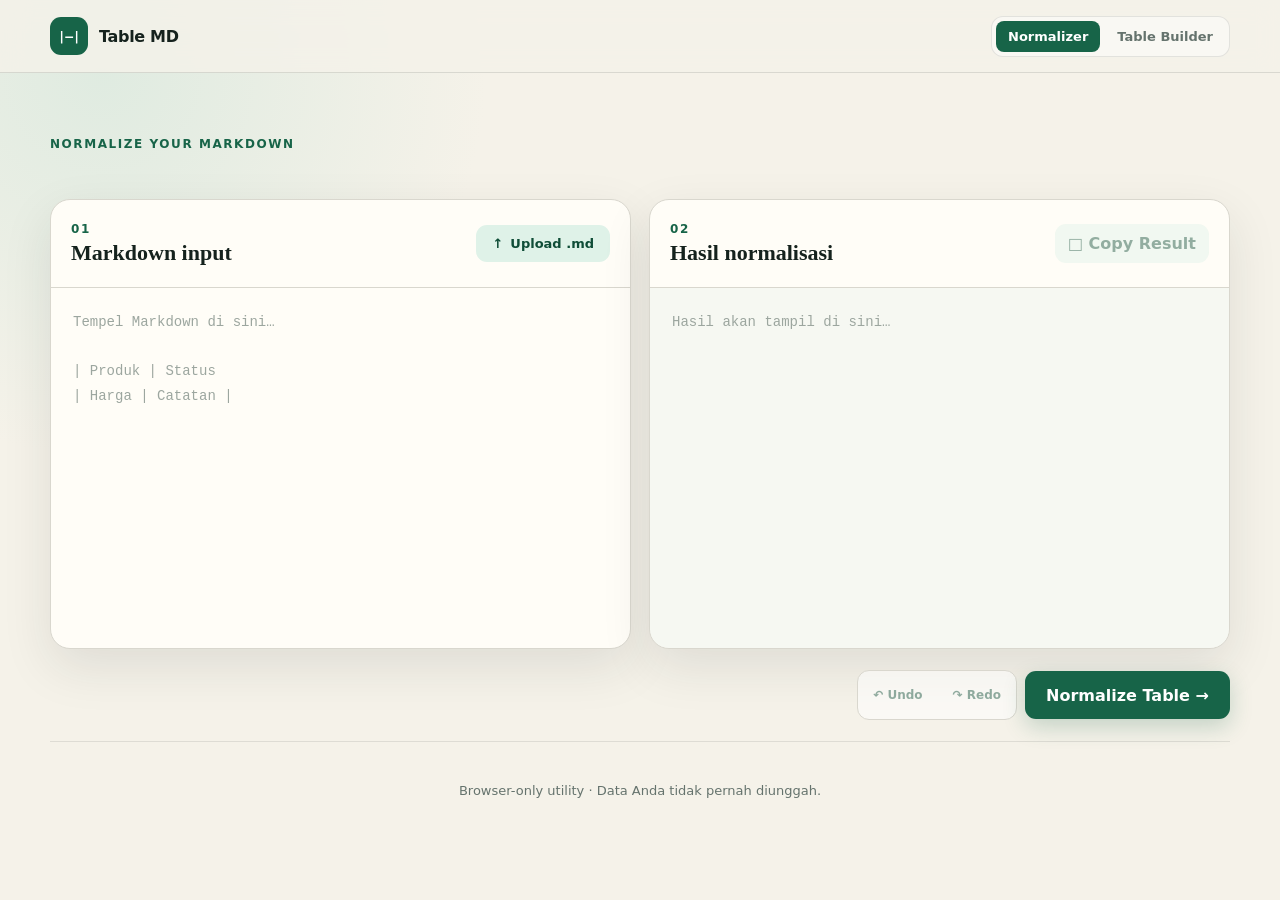
<file: index.html>
<!DOCTYPE html>
<html lang="id">
<head>
  <meta charset="UTF-8">
  <meta name="viewport" content="width=device-width, initial-scale=1.0">
  <meta name="description" content="Rapikan baris tabel Markdown sesuai jumlah kolom pilihan Anda.">
  <title>Table MD — Markdown Table Normalizer</title>
  <link rel="stylesheet" href="styles.css">
</head>
<body>
  <header class="site-header">
    <div class="shell header-inner">
      <a class="brand" href="#workspace" aria-label="Table MD, kembali ke area kerja">
        <span class="brand-mark" aria-hidden="true">|—|</span>
        <span>Table MD</span>
      </a>
      <nav class="page-nav" aria-label="Navigasi utama">
        <a href="index.html" aria-current="page">Normalizer</a>
        <a href="builder.html">Table Builder</a>
      </nav>
    </div>
  </header>

  <main class="shell" id="workspace">
    <section class="intro" aria-labelledby="pageTitle">
      <p class="eyebrow">Normalize Your Markdown</p>
    </section>

    <section class="workspace" aria-label="Markdown table normalizer">
      <div class="panel input-panel">
        <div class="panel-heading">
          <div>
            <p class="step">01</p>
            <h2>Markdown input</h2>
          </div>
          <label class="file-button" for="fileInput">
            <span aria-hidden="true">↑</span> Upload .md
          </label>
          <input id="fileInput" class="visually-hidden" type="file" accept=".md,text/markdown,text/plain">
        </div>
        <textarea id="input" spellcheck="false" aria-label="Markdown input" placeholder="Tempel Markdown di sini…&#10;&#10;| Produk | Status&#10;| Harga | Catatan |"></textarea>
      </div>

      <div class="panel output-panel">
        <div class="panel-heading">
          <div>
            <p class="step">02</p>
            <h2>Hasil normalisasi</h2>
          </div>
          <button id="copyBtn" class="button button-quiet" type="button" disabled>
            <span aria-hidden="true">□</span> Copy Result
          </button>
        </div>
        <textarea id="output" spellcheck="false" aria-label="Normalized Markdown output" placeholder="Hasil akan tampil di sini…" readonly></textarea>
      </div>
    </section>

    <div class="action-row">
      <div class="messages">
        <p id="statusBox" class="status" role="status" aria-live="polite"></p>
        <p id="errorBox" class="error" role="alert" hidden></p>
      </div>
      <div class="action-buttons">
        <div class="history-actions" aria-label="Riwayat perubahan">
          <button id="undoBtn" class="button history-button" type="button" aria-label="Undo perubahan terakhir" title="Undo (Ctrl/Cmd+Z)" disabled>↶ Undo</button>
          <button id="redoBtn" class="button history-button" type="button" aria-label="Redo perubahan terakhir" title="Redo (Ctrl/Cmd+Shift+Z)" disabled>↷ Redo</button>
        </div>
        <button id="normalizeBtn" class="button button-primary" type="button">
          Normalize Table <span aria-hidden="true">→</span>
        </button>
      </div>
    </div>
  </main>

  <footer class="shell site-footer">
    <p>Browser-only utility · Data Anda tidak pernah diunggah.</p>
  </footer>

  <div id="columnModal" class="modal" hidden>
    <div class="modal-backdrop" data-modal-close></div>
    <section class="modal-card" role="dialog" aria-modal="true" aria-labelledby="modalTitle" aria-describedby="modalDescription">
      <button id="closeModalBtn" class="modal-close" type="button" aria-label="Tutup modal">×</button>
      <p class="step">Custom setting</p>
      <h2 id="modalTitle">Berapa jumlah kolom?</h2>
      <p id="modalDescription">Masukkan jumlah kolom pada tabel Markdown Anda.</p>
      <form id="columnForm" novalidate>
        <label for="columnCount">Jumlah kolom</label>
        <input id="columnCount" name="columns" type="number" min="1" step="1" value="4" inputmode="numeric" required>
        <p id="columnError" class="field-error" role="alert" hidden></p>
        <div class="modal-actions">
          <button id="cancelModalBtn" class="button button-secondary" type="button">Batal</button>
          <button id="processBtn" class="button button-primary" type="submit">
            <span id="loader" class="loader" hidden aria-hidden="true"></span>
            Proses Markdown
          </button>
        </div>
      </form>
    </section>
  </div>

  <script src="history.js"></script>
  <script src="script.js"></script>
</body>
</html>
</file>
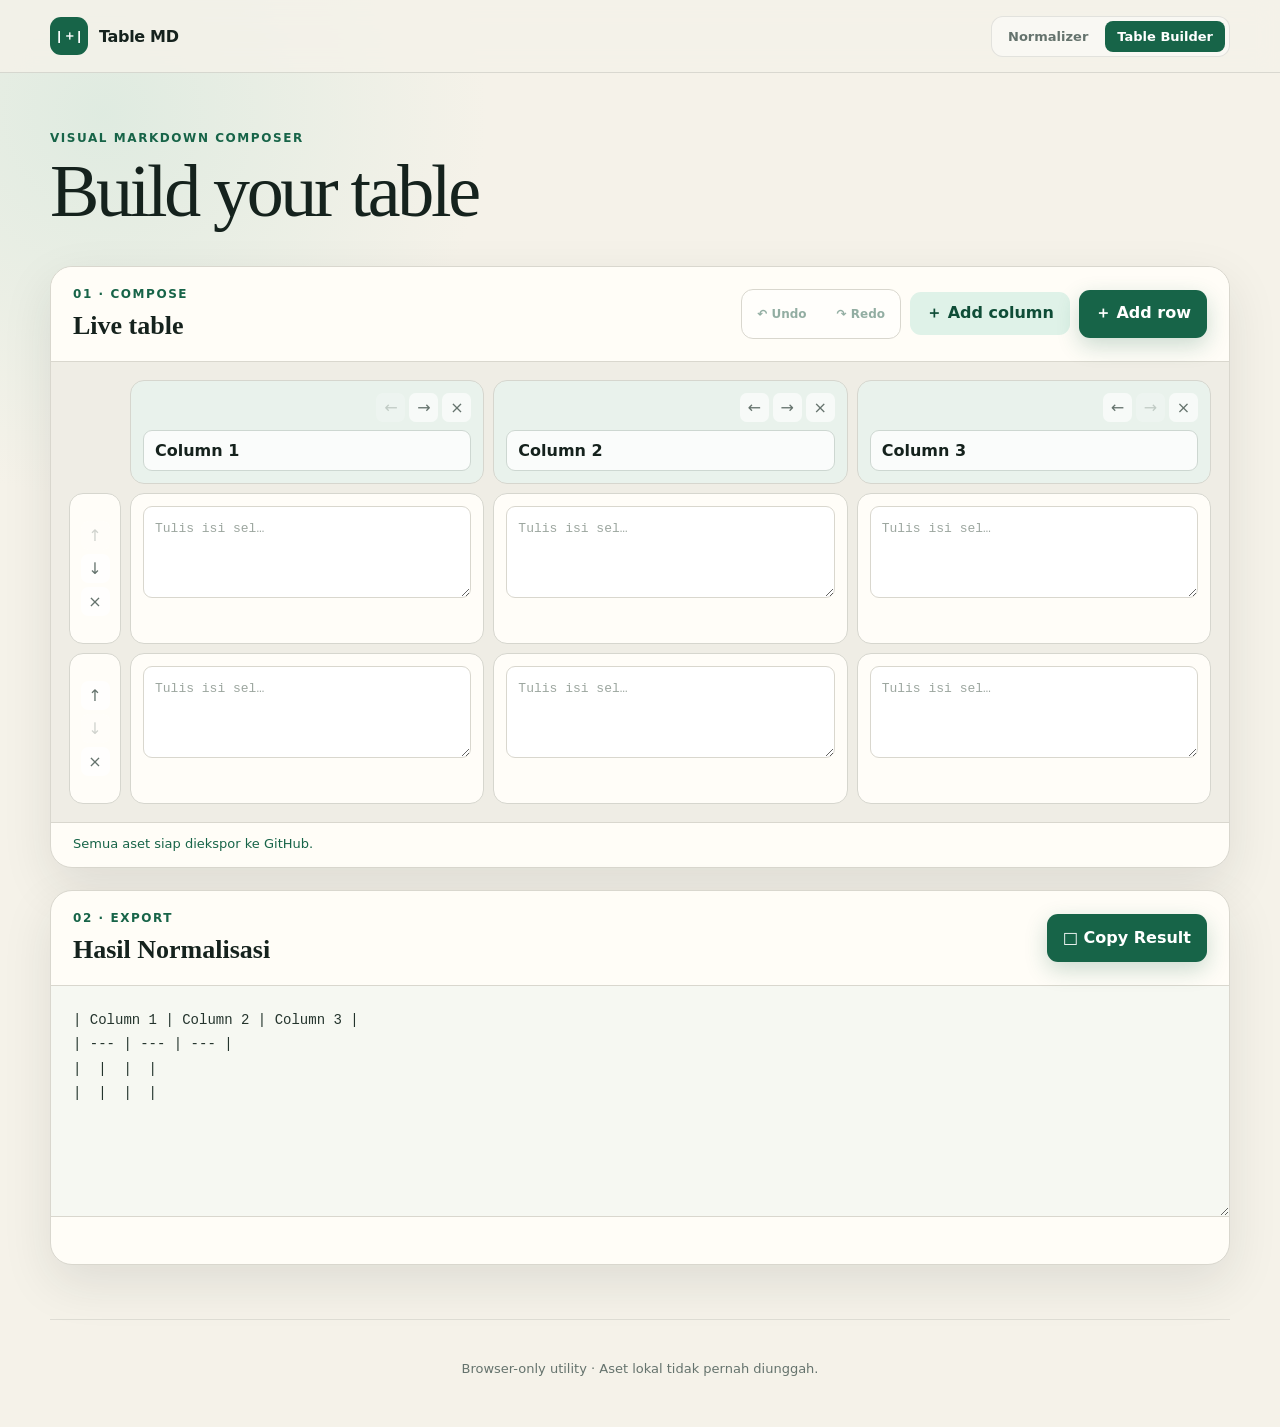
<file: builder.html>
<!DOCTYPE html>
<html lang="id">
<head>
  <meta charset="UTF-8">
  <meta name="viewport" content="width=device-width, initial-scale=1.0">
  <meta name="description" content="Susun tabel Markdown dengan teks dan attachment GitHub secara visual.">
  <title>Live Table Builder — Table MD</title>
  <link rel="stylesheet" href="styles.css">
  <link rel="stylesheet" href="builder.css">
</head>
<body>
  <header class="site-header">
    <div class="shell header-inner">
      <a class="brand" href="builder.html" aria-label="Table MD Builder">
        <span class="brand-mark" aria-hidden="true">|＋|</span>
        <span>Table MD</span>
      </a>
      <nav class="page-nav" aria-label="Navigasi utama">
        <a href="index.html">Normalizer</a>
        <a href="builder.html" aria-current="page">Table Builder</a>
      </nav>
    </div>
  </header>

  <main class="shell builder-main">
    <section class="builder-intro" aria-labelledby="builderTitle">
      <div>
        <p class="eyebrow">Visual markdown composer</p>
        <h1 id="builderTitle">Build your table</h1>
     </div>
    </section>

    <section class="builder-card" aria-labelledby="editorTitle">
      <div class="builder-toolbar">
        <div>
          <p class="step">01 · Compose</p>
          <h2 id="editorTitle">Live table</h2>
        </div>
        <div class="builder-toolbar-actions">
          <div class="history-actions" aria-label="Riwayat perubahan tabel">
            <button id="builderUndoBtn" class="button history-button" type="button" aria-label="Undo perubahan tabel" title="Undo (Ctrl/Cmd+Z)" disabled>↶ Undo</button>
            <button id="builderRedoBtn" class="button history-button" type="button" aria-label="Redo perubahan tabel" title="Redo (Ctrl/Cmd+Shift+Z)" disabled>↷ Redo</button>
          </div>
          <div class="toolbar-actions">
            <button id="addColumnBtn" class="button button-secondary" type="button">＋ Add column</button>
            <button id="addRowBtn" class="button button-primary" type="button">＋ Add row</button>
          </div>
        </div>
      </div>
      <div class="table-stage" tabindex="0" aria-label="Editor tabel, dapat digulir horizontal">
        <div id="tableEditor"></div>
      </div>
      <p id="validationSummary" class="validation-summary" role="status" aria-live="polite"></p>
    </section>

    <section class="result-card" aria-labelledby="resultTitle">
      <div class="result-heading">
        <div>
          <p class="step">02 · Export</p>
          <h2 id="resultTitle">Hasil Normalisasi</h2>
        </div>
        <button id="copyBuilderBtn" class="button button-primary" type="button">□ Copy Result</button>
      </div>
      <textarea id="builderOutput" aria-label="Markdown hasil live table" spellcheck="false" readonly></textarea>
      <div class="builder-messages">
        <p id="builderStatus" class="status" role="status" aria-live="polite"></p>
        <p id="builderError" class="error" role="alert" hidden></p>
      </div>
    </section>
  </main>

  <footer class="shell site-footer">
    <p>Browser-only utility · Aset lokal tidak pernah diunggah.</p>
  </footer>
  <script src="history.js"></script>
  <script src="builder.js"></script>
</body>
</html>
</file>
<file: styles.css>
:root {
  --ink: #15221d;
  --muted: #65736d;
  --paper: #f5f2e9;
  --card: #fffdf7;
  --line: #d9d7ce;
  --green: #176448;
  --green-dark: #0f4d37;
  --mint: #dff2e8;
  --red: #a93636;
  --shadow: 0 18px 50px rgba(28, 42, 36, 0.1);
}

* { box-sizing: border-box; }

html { scroll-behavior: smooth; }

body {
  margin: 0;
  min-height: 100vh;
  color: var(--ink);
  background:
    radial-gradient(circle at 8% 8%, rgba(214, 232, 221, 0.7), transparent 24rem),
    var(--paper);
  font-family: Inter, ui-sans-serif, system-ui, -apple-system, BlinkMacSystemFont, "Segoe UI", sans-serif;
}

button, input, textarea { font: inherit; }
button, label[for="fileInput"] { -webkit-tap-highlight-color: transparent; }

.shell { width: min(1180px, calc(100% - 40px)); margin-inline: auto; }

.site-header {
  border-bottom: 1px solid rgba(21, 34, 29, 0.12);
  background: rgba(245, 242, 233, 0.82);
  backdrop-filter: blur(14px);
}

.header-inner { min-height: 72px; display: flex; align-items: center; justify-content: space-between; gap: 24px; }
.brand { display: inline-flex; align-items: center; gap: 11px; color: var(--ink); font-weight: 800; text-decoration: none; letter-spacing: -0.02em; }
.brand-mark { display: grid; place-items: center; width: 38px; height: 38px; border-radius: 11px; color: #fff; background: var(--green); font-family: ui-monospace, monospace; font-size: 13px; }
.privacy-note { margin: 0; color: var(--muted); font-size: 13px; }
.privacy-note span { color: #42a579; font-size: 9px; margin-right: 6px; }
.page-nav { display: flex; align-items: center; gap: 5px; padding: 4px; border: 1px solid rgba(21, 34, 29, 0.1); border-radius: 12px; background: rgba(255,255,255,.45); }
.page-nav a { padding: 8px 12px; border-radius: 8px; color: var(--muted); font-size: 13px; font-weight: 750; text-decoration: none; }
.page-nav a:hover { color: var(--green); }
.page-nav a[aria-current="page"] { color: white; background: var(--green); }
.page-nav a:focus-visible { outline: 3px solid rgba(23, 100, 72, 0.25); outline-offset: 2px; }

.intro { padding: 64px 0 38px; max-width: 760px; }
.eyebrow, .step { margin: 0 0 10px; color: var(--green); font-size: 12px; font-weight: 800; letter-spacing: 0.13em; text-transform: uppercase; }
h1 { margin: 0; max-width: 750px; font-family: Georgia, "Times New Roman", serif; font-size: clamp(46px, 7vw, 82px); font-weight: 500; line-height: 0.98; letter-spacing: -0.045em; }
h1 span { color: var(--green); font-style: italic; }
.intro-copy { max-width: 640px; margin: 24px 0 0; color: var(--muted); font-size: 17px; line-height: 1.7; }

.workspace { display: grid; grid-template-columns: 1fr 1fr; gap: 18px; }
.panel { min-width: 0; overflow: hidden; border: 1px solid var(--line); border-radius: 20px; background: var(--card); box-shadow: var(--shadow); }
.panel-heading { min-height: 88px; padding: 18px 20px; display: flex; align-items: center; justify-content: space-between; gap: 18px; border-bottom: 1px solid var(--line); }
.panel-heading .step { margin-bottom: 4px; }
.panel h2 { margin: 0; font-family: Georgia, "Times New Roman", serif; font-size: 22px; font-weight: 600; }
textarea { display: block; width: 100%; min-height: 360px; resize: vertical; padding: 22px; border: 0; outline: 0; color: #24342d; background: transparent; font-family: "SFMono-Regular", Consolas, "Liberation Mono", monospace; font-size: 14px; line-height: 1.75; }
textarea::placeholder { color: #9ca69f; }
textarea:focus { box-shadow: inset 0 0 0 2px var(--green); }
.output-panel textarea { background: rgba(230, 238, 232, 0.35); }

.button, .file-button { border: 0; border-radius: 11px; padding: 11px 16px; font-weight: 750; cursor: pointer; transition: transform 160ms ease, background 160ms ease, opacity 160ms ease; }
.button:hover:not(:disabled), .file-button:hover { transform: translateY(-1px); }
.button:focus-visible, .file-button:focus-visible, input:focus-visible, textarea:focus-visible, .modal-close:focus-visible { outline: 3px solid rgba(23, 100, 72, 0.25); outline-offset: 3px; }
.button:disabled { cursor: not-allowed; opacity: 0.45; }
.button-primary { min-height: 48px; color: white; background: var(--green); box-shadow: 0 8px 22px rgba(23, 100, 72, 0.22); }
.button-primary:hover:not(:disabled) { background: var(--green-dark); }
.button-secondary, .button-quiet, .file-button { color: var(--green-dark); background: var(--mint); }
.button-quiet { padding: 10px 13px; }
.file-button { display: inline-flex; align-items: center; gap: 7px; font-size: 13px; white-space: nowrap; }

.action-row { min-height: 92px; display: flex; align-items: center; justify-content: space-between; gap: 24px; }
.action-row .button-primary { min-width: 205px; }
.action-buttons, .history-actions { display: flex; align-items: center; gap: 8px; }
.history-actions { padding: 4px; border: 1px solid var(--line); border-radius: 12px; background: rgba(255,255,255,.55); }
.history-button { min-height: 40px; padding: 8px 11px; color: var(--green-dark); background: transparent; font-size: 12px; }
.history-button:hover:not(:disabled) { background: var(--mint); }
.messages { min-width: 0; }
.status, .error { margin: 4px 0; font-size: 14px; }
.status { color: var(--green); }
.error, .field-error { color: var(--red); }

.site-footer { padding: 28px 0 38px; border-top: 1px solid rgba(21, 34, 29, 0.1); color: var(--muted); font-size: 13px; text-align: center; }
.visually-hidden { position: absolute; width: 1px; height: 1px; padding: 0; margin: -1px; overflow: hidden; clip: rect(0, 0, 0, 0); white-space: nowrap; border: 0; }

.modal { position: fixed; inset: 0; z-index: 100; display: grid; place-items: center; padding: 20px; }
.modal[hidden] { display: none; }
.modal-backdrop { position: absolute; inset: 0; background: rgba(14, 25, 20, 0.62); backdrop-filter: blur(4px); }
.modal-card { position: relative; width: min(100%, 440px); padding: 30px; border-radius: 22px; background: var(--card); box-shadow: 0 30px 90px rgba(0, 0, 0, 0.28); animation: modal-in 180ms ease-out; }
.modal-card h2 { margin: 0; font-family: Georgia, "Times New Roman", serif; font-size: 32px; }
.modal-card > p:not(.step) { margin: 10px 0 24px; color: var(--muted); line-height: 1.55; }
.modal-close { position: absolute; top: 18px; right: 18px; width: 36px; height: 36px; border: 0; border-radius: 50%; color: var(--muted); background: #eeece5; font-size: 25px; line-height: 1; cursor: pointer; }
#columnForm label { display: block; margin-bottom: 8px; font-size: 13px; font-weight: 800; }
#columnCount { width: 100%; height: 54px; padding: 0 16px; border: 1px solid var(--line); border-radius: 11px; color: var(--ink); background: #fff; font-size: 18px; font-weight: 750; }
.field-error { min-height: 20px; margin: 7px 0 0; font-size: 13px; }
.modal-actions { display: flex; justify-content: flex-end; gap: 10px; margin-top: 22px; }
.loader { width: 15px; height: 15px; display: inline-block; margin-right: 7px; vertical-align: -2px; border: 2px solid rgba(255,255,255,.45); border-top-color: #fff; border-radius: 50%; animation: spin .7s linear infinite; }
.loader[hidden] { display: none; }

@keyframes modal-in { from { opacity: 0; transform: translateY(10px) scale(.98); } }
@keyframes spin { to { transform: rotate(360deg); } }

@media (max-width: 760px) {
  .shell { width: min(100% - 24px, 640px); }
  .header-inner { min-height: 64px; }
  .privacy-note { display: none; }
  .page-nav a { padding: 7px 9px; font-size: 12px; }
  .intro { padding: 44px 0 28px; }
  h1 { font-size: clamp(42px, 15vw, 62px); }
  .workspace { grid-template-columns: 1fr; }
  textarea { min-height: 300px; }
  .action-row { padding: 20px 0; flex-direction: column-reverse; align-items: stretch; }
  .action-row .button-primary { width: 100%; }
  .action-buttons { flex-direction: column-reverse; align-items: stretch; }
  .history-actions { width: 100%; }
  .history-button { flex: 1; }
  .panel-heading { align-items: flex-end; }
  .modal-actions { flex-direction: column-reverse; }
  .modal-actions .button { width: 100%; }
}

@media (prefers-reduced-motion: reduce) {
  *, *::before, *::after { scroll-behavior: auto !important; animation-duration: .01ms !important; transition-duration: .01ms !important; }
}
</file>
<file: builder.css>
.builder-main { padding-bottom: 54px; }
.builder-intro { display: grid; grid-template-columns: minmax(0, 1.35fr) minmax(280px, .65fr); gap: 42px; align-items: end; padding: 58px 0 38px; }
.builder-intro h1 { font-size: clamp(44px, 6vw, 74px); }
.github-guide { padding: 22px; border: 1px solid rgba(23,100,72,.16); border-radius: 18px; background: var(--mint); }
.guide-number { display: inline-block; margin-bottom: 9px; color: var(--green); font-size: 11px; font-weight: 850; letter-spacing: .12em; text-transform: uppercase; }
.github-guide p { margin: 0; color: #3d554b; font-size: 14px; line-height: 1.65; }

.builder-card, .result-card { overflow: hidden; border: 1px solid var(--line); border-radius: 22px; background: var(--card); box-shadow: var(--shadow); }
.builder-toolbar, .result-heading { display: flex; align-items: center; justify-content: space-between; gap: 20px; padding: 20px 22px; border-bottom: 1px solid var(--line); }
.builder-toolbar { position: sticky; top: 0; z-index: 4; background: rgba(255,253,247,.94); backdrop-filter: blur(12px); }
.builder-toolbar h2, .result-heading h2 { margin: 0; font-family: Georgia, "Times New Roman", serif; font-size: 26px; }
.builder-toolbar-actions, .toolbar-actions { display: flex; align-items: center; gap: 9px; }
.table-stage { overflow: auto; padding: 18px; background: #efede5; }
#tableEditor { min-width: max-content; }

.live-grid { display: grid; gap: 9px; align-items: stretch; }
.column-card, .cell-card, .row-actions { min-width: 260px; border: 1px solid #d6d6ce; border-radius: 14px; background: #fffdf8; }
.corner-card, .row-actions { min-width: 52px; width: 52px; }
.column-card { padding: 12px; background: #e9f2ec; }
.column-controls, .row-controls { display: flex; align-items: center; justify-content: flex-end; gap: 4px; margin-bottom: 8px; }
.column-name { width: 100%; padding: 10px 11px; border: 1px solid #cdd7d1; border-radius: 9px; color: var(--ink); background: rgba(255,255,255,.8); font-weight: 800; }
.icon-button { display: grid; place-items: center; width: 29px; height: 29px; padding: 0; border: 0; border-radius: 7px; color: var(--muted); background: rgba(255,255,255,.66); cursor: pointer; }
.icon-button:hover { color: var(--green); background: white; }
.icon-button.danger:hover { color: var(--red); }
.icon-button:disabled { opacity: .3; cursor: not-allowed; }

.row-actions { display: flex; align-items: center; justify-content: center; padding: 6px; }
.row-controls { flex-direction: column; margin: 0; }
.cell-card { padding: 12px; transition: border-color 140ms ease, background-color 140ms ease, box-shadow 140ms ease; }
.cell-card.is-dragging { border-color: var(--green); background: #f0f8f3; box-shadow: 0 0 0 3px rgba(23, 100, 72, .16); }
.cell-text { min-height: 92px; padding: 11px; border: 1px solid var(--line); border-radius: 9px; background: #fff; font-size: 13px; }
.resolve-input { min-width: 0; padding: 9px 10px; border: 1px solid var(--line); border-radius: 8px; font-size: 12px; }
.mini-button { padding: 8px 10px; border: 0; border-radius: 8px; color: white; background: var(--green); font-size: 11px; font-weight: 800; cursor: pointer; }
.cell-error { min-height: 17px; margin: 6px 0 0; color: var(--red); font-size: 11px; }

.asset-list { display: grid; gap: 8px; margin-top: 10px; }
.asset-card { display: grid; grid-template-columns: 64px minmax(0, 1fr) auto; gap: 9px; align-items: start; padding: 8px; border: 1px solid var(--line); border-radius: 10px; background: #faf9f4; }
.asset-preview { width: 64px; height: 54px; overflow: hidden; border-radius: 7px; background: #e8ebe8; }
.asset-preview img, .asset-preview video { width: 100%; height: 100%; object-fit: cover; }
.asset-preview-fallback { display: none; height: 100%; padding: 6px; color: var(--muted); font-size: 9px; font-weight: 750; line-height: 1.25; text-align: center; place-items: center; }
.asset-preview.has-error img, .asset-preview.has-error video { display: none; }
.asset-preview.has-error .asset-preview-fallback { display: grid; }
.asset-meta { min-width: 0; }
.asset-name { overflow: hidden; margin: 0 0 4px; color: var(--ink); font-size: 11px; font-weight: 800; text-overflow: ellipsis; white-space: nowrap; }
.asset-badge { display: inline-block; padding: 3px 6px; border-radius: 20px; color: var(--green); background: var(--mint); font-size: 9px; font-weight: 850; text-transform: uppercase; }
.asset-badge.unresolved { color: #8b5c16; background: #f8e9c9; }
.resolve-row { display: flex; gap: 5px; margin-top: 7px; }
.resolve-input { width: 100%; padding: 7px 8px; }
.asset-remove { width: 26px; height: 26px; }

.validation-summary { min-height: 45px; margin: 0; padding: 13px 22px; border-top: 1px solid var(--line); color: var(--green); font-size: 13px; }
.validation-summary.has-warning { color: #825717; background: #fff6e4; }
.result-card { margin-top: 22px; }
.result-heading .button { min-width: 150px; }
#builderOutput { min-height: 230px; background: rgba(230,238,232,.35); }
.builder-messages { min-height: 48px; padding: 9px 22px; border-top: 1px solid var(--line); }

@media (max-width: 760px) {
  .builder-intro { grid-template-columns: 1fr; gap: 22px; padding-top: 42px; }
  .builder-toolbar, .result-heading { align-items: flex-start; flex-direction: column; }
  .builder-toolbar-actions { width: 100%; align-items: stretch; flex-direction: column; }
  .toolbar-actions { width: 100%; }
  .toolbar-actions .button, .result-heading .button { flex: 1; width: 100%; }
  .table-stage { padding: 11px; }
  .column-card, .cell-card { min-width: 230px; }
}
</file>
